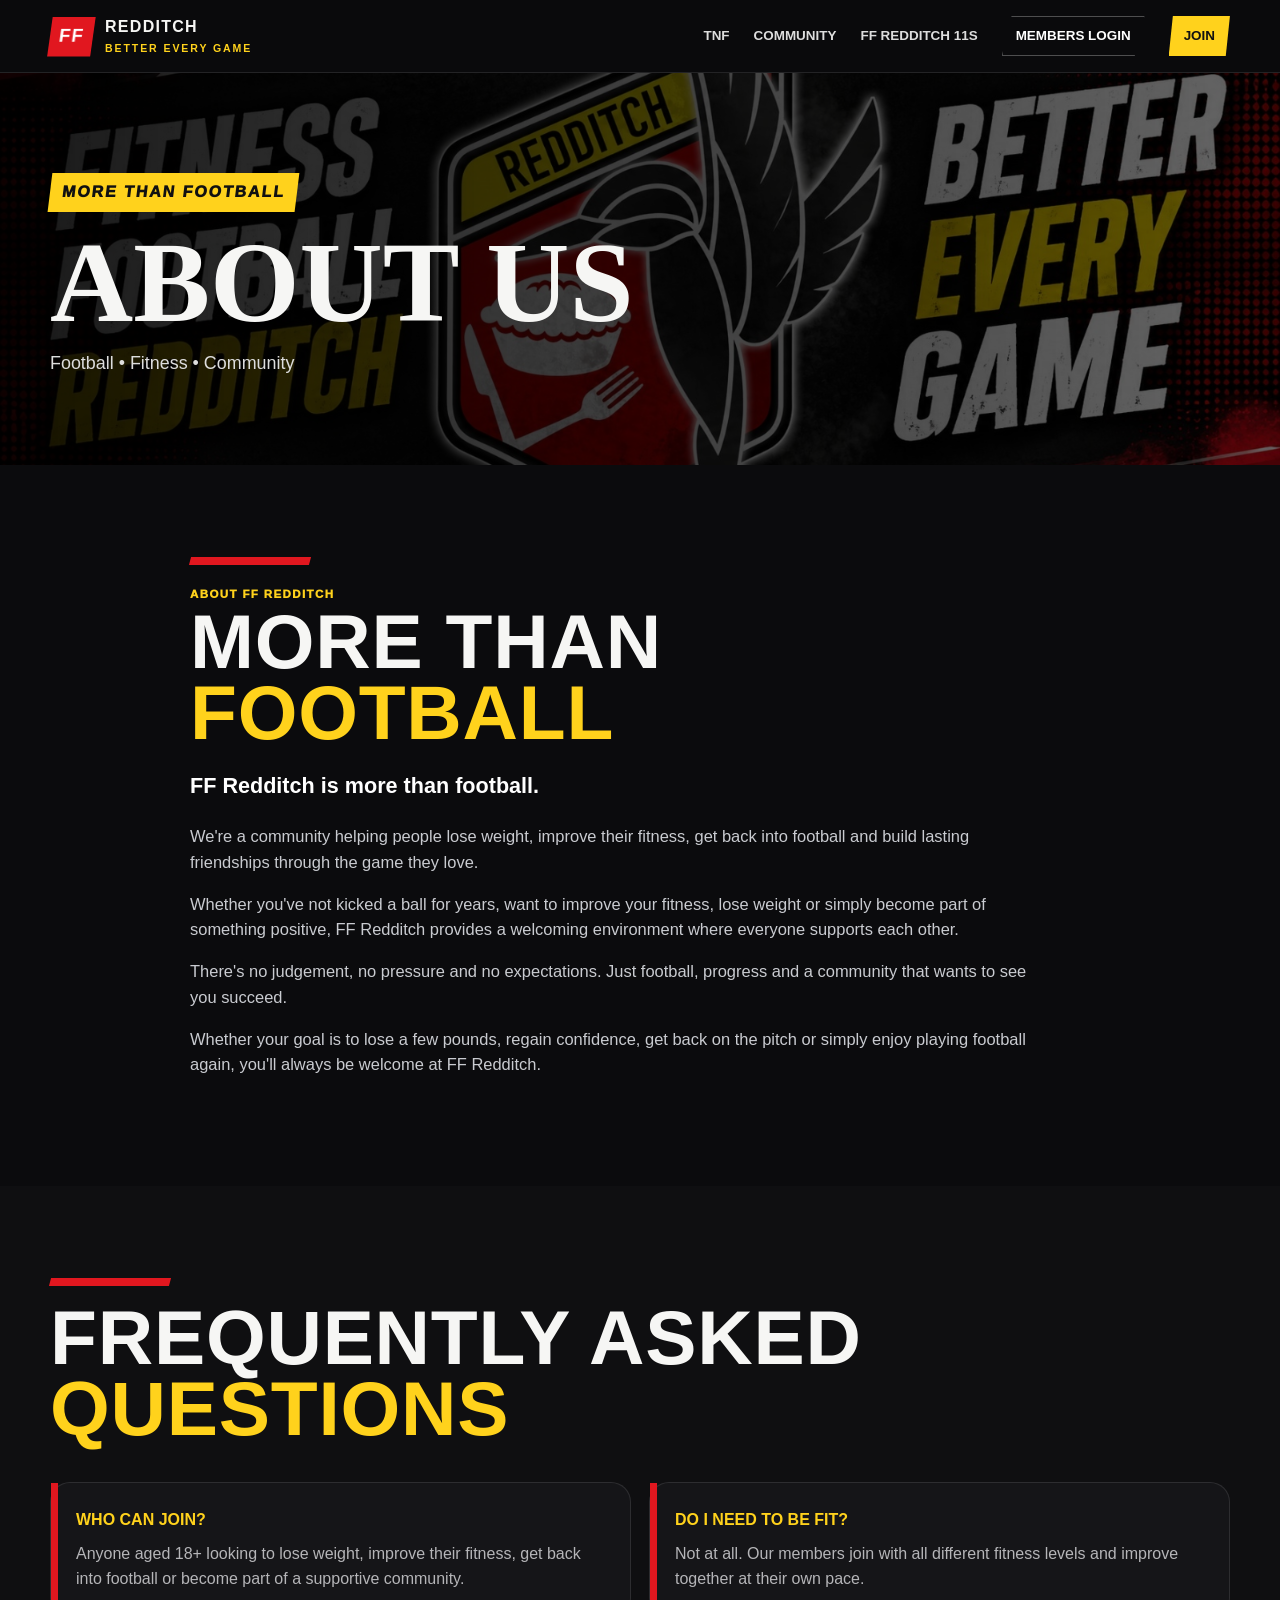
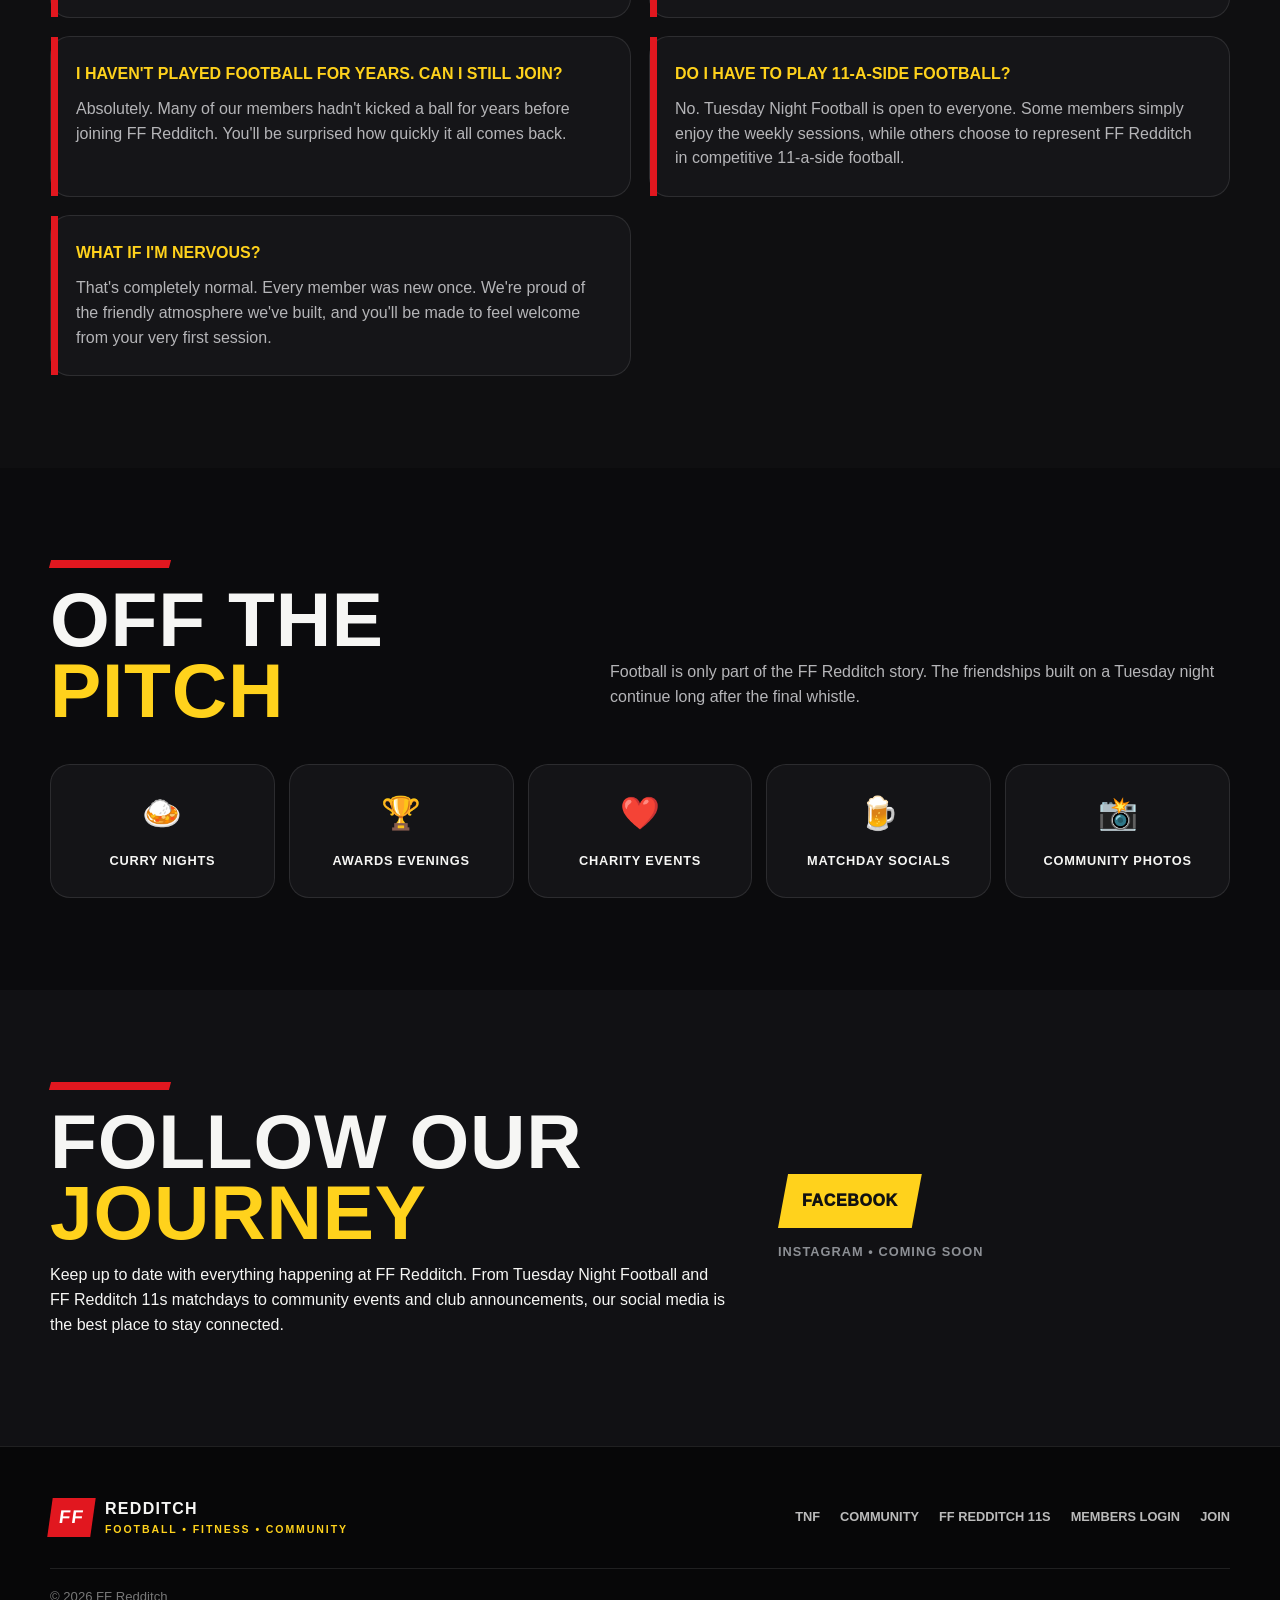
<file: community.html>
<!doctype html><html><head><meta charset="utf-8"><meta name="viewport" content="width=device-width,initial-scale=1">
<title>Community | FF Redditch</title><link rel="stylesheet" href="assets/styles.css"><link rel="icon" type="image/x-icon" href="/favicon.ico"></head><body>
<header class="site-header">
  <div class="container navbar">
    <a class="brand" href="index.html">
      <span class="brand-badge">FF</span>
      <span>REDDITCH<small>BETTER EVERY GAME</small></span>
    </a>
    <button class="menu" aria-label="Menu">☰</button>
    <nav class="nav">
      <a href="tnf.html">TNF</a>
      <a href="community.html">Community</a>
      <a href="eleven.html">FF Redditch 11s</a>
      <a class="members-link" href="https://members.ffredditch.co.uk">Members Login</a>
      <a class="join-link join-btn" href="#">Join</a>
    </nav>
  </div>
</header>

<section class="subhero"><div class="container"><span class="kicker">More Than Football</span><h1>About Us</h1><p>Football • Fitness • Community</p></div></section>

<section class="section"><div class="container about-layout">
  <div class="about-copy">
    <div class="red-rule"></div>
    <span class="card-tag">About FF Redditch</span>
    <h2 class="section-title">More Than <span class="yellow">Football</span></h2>
    <p class="about-lead"><strong>FF Redditch is more than football.</strong></p>
    <p>We're a community helping people lose weight, improve their fitness, get back into football and build lasting friendships through the game they love.</p>
    <p>Whether you've not kicked a ball for years, want to improve your fitness, lose weight or simply become part of something positive, FF Redditch provides a welcoming environment where everyone supports each other.</p>
    <p>There's no judgement, no pressure and no expectations. Just football, progress and a community that wants to see you succeed.</p>
    <p>Whether your goal is to lose a few pounds, regain confidence, get back on the pitch or simply enjoy playing football again, you'll always be welcome at FF Redditch.</p>
  </div>
</div></section>

<section class="section faq-section" style="background:#0f0f11"><div class="container">
  <div class="section-head"><div><div class="red-rule"></div><h2 class="section-title">Frequently Asked <span class="yellow">Questions</span></h2></div></div>
  <div class="faq-grid">
    <article class="faq-card"><h3>Who can join?</h3><p>Anyone aged 18+ looking to lose weight, improve their fitness, get back into football or become part of a supportive community.</p></article>
    <article class="faq-card"><h3>Do I need to be fit?</h3><p>Not at all. Our members join with all different fitness levels and improve together at their own pace.</p></article>
    <article class="faq-card"><h3>I haven't played football for years. Can I still join?</h3><p>Absolutely. Many of our members hadn't kicked a ball for years before joining FF Redditch. You'll be surprised how quickly it all comes back.</p></article>
    <article class="faq-card"><h3>Do I have to play 11-a-side football?</h3><p>No. Tuesday Night Football is open to everyone. Some members simply enjoy the weekly sessions, while others choose to represent FF Redditch in competitive 11-a-side football.</p></article>
    <article class="faq-card"><h3>What if I'm nervous?</h3><p>That's completely normal. Every member was new once. We're proud of the friendly atmosphere we've built, and you'll be made to feel welcome from your very first session.</p></article>
  </div>
</div></section>

<section class="section"><div class="container">
  <div class="section-head"><div><div class="red-rule"></div><h2 class="section-title">Off The <span class="yellow">Pitch</span></h2></div><p class="section-intro">Football is only part of the FF Redditch story. The friendships built on a Tuesday night continue long after the final whistle.</p></div>
  <div class="social-cards">
    <div class="social-card"><span>🍛</span><strong>Curry Nights</strong></div>
    <div class="social-card"><span>🏆</span><strong>Awards Evenings</strong></div>
    <div class="social-card"><span>❤️</span><strong>Charity Events</strong></div>
    <div class="social-card"><span>🍺</span><strong>Matchday Socials</strong></div>
    <div class="social-card"><span>📸</span><strong>Community Photos</strong></div>
  </div>
</div></section>

<section class="section follow-section" style="background:#111114"><div class="container quick-join-grid">
  <div>
    <div class="red-rule"></div>
    <h2 class="section-title">Follow Our <span class="yellow">Journey</span></h2>
    <p>Keep up to date with everything happening at FF Redditch. From Tuesday Night Football and FF Redditch 11s matchdays to community events and club announcements, our social media is the best place to stay connected.</p>
  </div>
  <div class="social-actions">
    <a class="btn btn-yellow" href="https://www.facebook.com/share/1Bv58pruRe/?mibextid=wwXIfr" target="_blank" rel="noopener">Facebook</a>
    <span class="coming-soon">Instagram • Coming Soon</span>
  </div>
</div></section>

<footer class="footer">
  <div class="container footer-top">
    <div class="brand"><span class="brand-badge">FF</span><span>REDDITCH<small>FOOTBALL • FITNESS • COMMUNITY</small></span></div>
    <div class="footer-links">
      <a href="tnf.html">TNF</a>
      <a href="community.html">Community</a>
      <a href="eleven.html">FF Redditch 11s</a>
      <a href="https://members.ffredditch.co.uk">Members Login</a>
      <a class="join-btn" href="#">Join</a>
    </div>
  </div>
  <div class="container copy">© 2026 FF Redditch</div>
</footer>
<script src="assets/config.js"></script><script src="assets/app.js"></script></body></html>
</file>
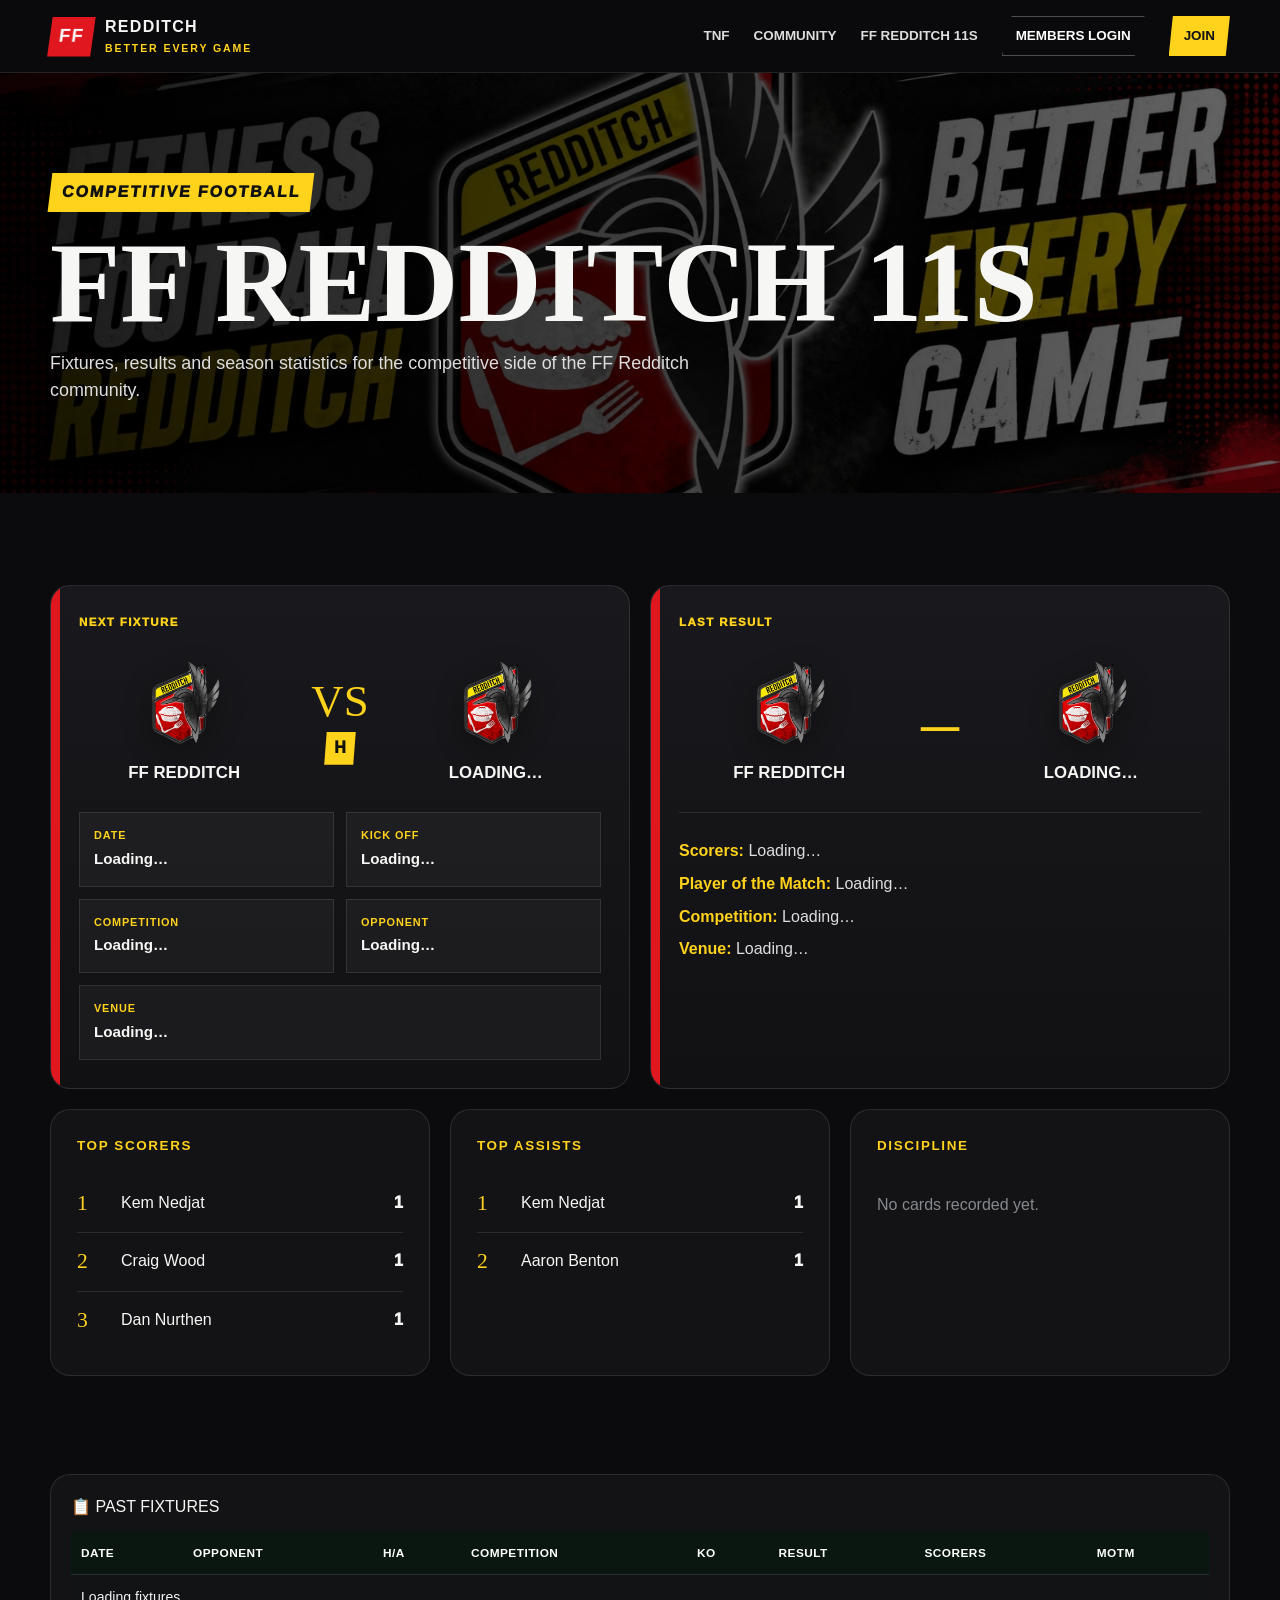
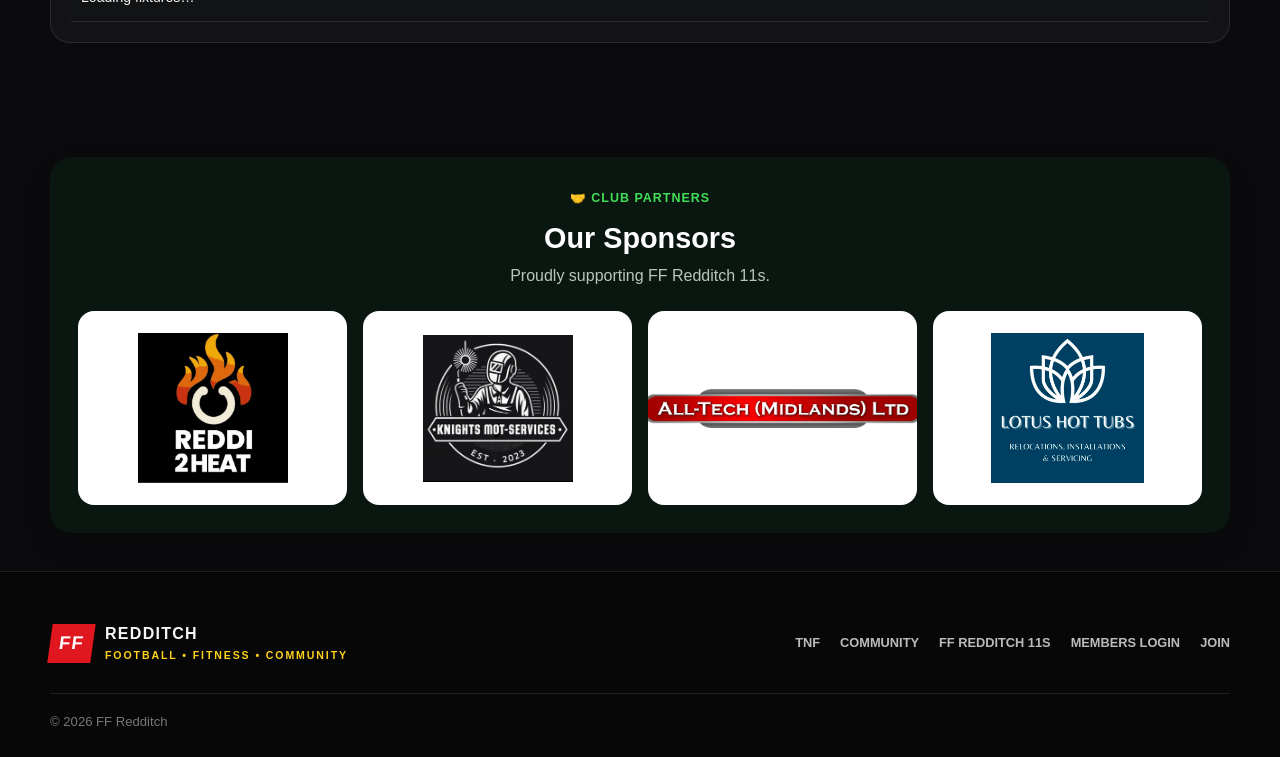
<file: eleven.html>
<!doctype html>
<html>
<head>
<meta charset="utf-8">
<meta name="viewport" content="width=device-width,initial-scale=1">

<title>FF Redditch 11s | FF Redditch</title>

<link rel="stylesheet" href="assets/styles.css">
<link rel="icon" type="image/x-icon" href="/favicon.ico">

<style>
.sponsor-card .sponsor-logo{
  display:block!important;
  width:auto!important;
  height:auto!important;
  object-fit:contain!important;
  margin:auto!important;
}

.sponsor-card .sponsor-logo-r2h{
  max-width:150px!important;
  max-height:150px!important;
}

.sponsor-card .sponsor-logo-knights{
  width:150px!important;
  height:150px!important;
  max-width:150px!important;
  max-height:150px!important;
  object-fit:contain!important;
}

.sponsor-card .sponsor-logo-alltech{
  max-width:280px!important;
  max-height:100px!important;
}

.sponsor-card .sponsor-logo-lotus{
  max-width:180px!important;
  max-height:150px!important;
}

/* ===== PAST FIXTURES TABLE ===== */

.past-fixtures-section{
  padding-top:6px;
}

.past-fixtures-panel{
  padding:20px;
}

.past-fixtures-wrap{
  overflow-x:auto;
  margin-top:12px;
}

.past-fixtures-table{
  width:100%;
  border-collapse:collapse;
  min-width:900px;
  font-size:.88rem;
}

.past-fixtures-table th,
.past-fixtures-table td{
  padding:12px 10px;
  border-bottom:1px solid #2a2d31;
  text-align:left;
  vertical-align:top;
}

.past-fixtures-table th{
  background:#0a1710;
  color:#fff;
  font-size:.74rem;
  text-transform:uppercase;
  letter-spacing:.04em;
}

.past-fixtures-table tbody tr{
  background:#111315;
  color:#fff;
}

.past-fixtures-table tbody tr:nth-child(even){
  background:#171a1d;
}

.past-fixtures-table tbody td{
  color:#f2f2f2;
}

.past-fixtures-table .result-win{
  font-weight:900;
  color:#147a2c;
}

.past-fixtures-table .result-draw{
  font-weight:900;
  color:#9a6b00;
}

.past-fixtures-table .result-loss{
  font-weight:900;
  color:#b42318;
}

/* ===== SPONSORS ===== */

.sponsors-section{
  padding:22px 0 38px;
}

.sponsors-panel{
  background:#0a1710;
  border-radius:22px;
  padding:28px;
  box-shadow:0 12px 32px rgba(0,0,0,.12);
}

.sponsors-heading{
  text-align:center;
  margin-bottom:22px;
}

.sponsors-heading span{
  color:#42df58;
  font-weight:900;
  font-size:.78rem;
  letter-spacing:.08em;
}

.sponsors-heading h2{
  color:#fff;
  margin:6px 0 4px;
  font-size:1.8rem;
}

.sponsors-heading p{
  color:#b9c6bd;
  margin:0;
}

.sponsors-grid{
  display:grid;
  grid-template-columns:repeat(4,minmax(0,1fr));
  gap:16px;
  align-items:stretch;
}

.sponsor-card{
  min-height:180px;
  background:#fff;
  border-radius:16px;
  display:flex;
  align-items:center;
  justify-content:center;
  padding:22px;
  overflow:hidden;
}

.sponsor-card img{
  display:block;
  max-width:100%;
  max-height:150px;
  width:auto;
  height:auto;
  object-fit:contain;
}

/* ===== MOBILE ===== */

@media(max-width:760px){

  .past-fixtures-panel{
    padding:14px;
  }

  .past-fixtures-table{
    font-size:.8rem;
  }

  .past-fixtures-table th,
  .past-fixtures-table td{
    padding:10px 8px;
  }

  .sponsors-panel{
    padding:20px 14px;
  }

  /* FOUR SPONSORS AS 2 x 2 ON MOBILE */
  .sponsors-grid{
    grid-template-columns:repeat(2,minmax(0,1fr));
    gap:12px;
  }

  .sponsor-card{
    min-height:140px;
    padding:14px;
  }

  .sponsor-card img,
  .sponsor-card .sponsor-logo{
    display:block!important;
    width:auto!important;
    height:auto!important;
    max-width:100%!important;
    max-height:110px!important;
    object-fit:contain!important;
    margin:auto!important;
  }

  .sponsor-card .sponsor-logo-r2h{
    max-width:105px!important;
    max-height:105px!important;
  }

  .sponsor-card .sponsor-logo-knights{
    width:105px!important;
    height:105px!important;
    max-width:105px!important;
    max-height:105px!important;
  }

  .sponsor-card .sponsor-logo-alltech{
    max-width:100%!important;
    max-height:75px!important;
  }

  .sponsor-card .sponsor-logo-lotus{
    max-width:105px!important;
    max-height:105px!important;
  }
}
</style>

</head>

<body data-page="eleven">

<header class="site-header">

  <div class="container navbar">

    <a class="brand" href="index.html">
      <span class="brand-badge">FF</span>
      <span>
        REDDITCH
        <small>BETTER EVERY GAME</small>
      </span>
    </a>

    <button class="menu" aria-label="Menu">☰</button>

    <nav class="nav">
      <a href="tnf.html">TNF</a>
      <a href="community.html">Community</a>
      <a href="eleven.html">FF Redditch 11s</a>
      <a class="members-link" href="https://members.ffredditch.co.uk">
        Members Login
      </a>
      <a class="join-link join-btn" href="#">
        Join
      </a>
    </nav>

  </div>

</header>


<section class="subhero">

  <div class="container">

    <span class="kicker">
      Competitive Football
    </span>

    <h1>
      FF Redditch 11s
    </h1>

    <p>
      Fixtures, results and season statistics for the competitive side of the FF Redditch community.
    </p>

  </div>

</section>


<section class="section">

  <div class="container">

    <div class="match-centre-grid">


      <!-- NEXT FIXTURE -->

      <div class="match-feature-card">

        <div class="card-tag">
          Next Fixture
        </div>

        <div class="club-v-club">

          <div class="club-side">

            <img
              class="club-badge home-club-badge"
              src="assets/badges/ffredditch.png"
              alt="FF Redditch badge"
            >

            <strong>
              FF Redditch
            </strong>

          </div>


          <div class="fixture-centre">

            <span class="versus-big">
              VS
            </span>

            <span
              id="nextHomeAway"
              class="fixture-pill"
            >
              H
            </span>

          </div>


          <div class="club-side">

            <img
              id="nextOpponentBadge"
              class="club-badge"
              src="assets/badges/ffredditch.png"
              alt="Opponent badge"
            >

            <strong id="nextOpponent">
              Loading…
            </strong>

          </div>

        </div>


        <div class="fixture-detail-grid">

          <div>
            <span>Date</span>
            <strong id="nextDate">
              Loading…
            </strong>
          </div>

          <div>
            <span>Kick Off</span>
            <strong id="nextKO">
              Loading…
            </strong>
          </div>

          <div>
            <span>Competition</span>
            <strong id="nextCompetition">
              Loading…
            </strong>
          </div>

          <div>
            <span>Opponent</span>
            <strong id="nextOpponentDetail">
              Loading…
            </strong>
          </div>

          <div style="grid-column:1/-1">
            <span>Venue</span>
            <strong id="nextVenue">
              Loading…
            </strong>
          </div>

        </div>

      </div>


      <!-- LAST RESULT -->

      <div class="match-feature-card">

        <div class="card-tag">
          Last Result
        </div>

        <div class="club-v-club result-layout">

          <div class="club-side">

            <img
              class="club-badge home-club-badge"
              src="assets/badges/ffredditch.png"
              alt="FF Redditch badge"
            >

            <strong>
              FF Redditch
            </strong>

          </div>


          <div class="fixture-centre">

            <span
              id="lastScore"
              class="score-big"
            >
              –
            </span>

          </div>


          <div class="club-side">

            <img
              id="lastOpponentBadge"
              class="club-badge"
              src="assets/badges/ffredditch.png"
              alt="Opponent badge"
            >

            <strong id="lastOpponent">
              Loading…
            </strong>

          </div>

        </div>


        <div class="result-details">

          <p>
            <strong>Scorers:</strong>
            <span id="lastScorers">
              Loading…
            </span>
          </p>

          <p>
            <strong>Player of the Match:</strong>
            <span id="lastMotm">
              Loading…
            </span>
          </p>

          <p>
            <strong>Competition:</strong>
            <span id="lastCompetition">
              Loading…
            </span>
          </p>

          <p>
            <strong>Venue:</strong>
            <span id="lastVenue">
              Loading…
            </span>
          </p>

        </div>

      </div>

    </div>


    <!-- STATS -->

    <div class="stats-three-grid">

      <div class="panel">

        <h3>
          Top Scorers
        </h3>

        <ol
          class="simple-list"
          id="scorers"
        ></ol>

      </div>


      <div class="panel">

        <h3>
          Top Assists
        </h3>

        <ol
          class="simple-list"
          id="assists"
        ></ol>

      </div>


      <div class="panel">

        <h3>
          Discipline
        </h3>

        <div
          class="discipline-table"
          id="discipline"
        ></div>

      </div>

    </div>

  </div>

</section>


<!-- PAST FIXTURES -->

<section class="section past-fixtures-section">

  <div class="container">

    <div class="panel past-fixtures-panel">

      <div class="panel-title">
        📋 PAST FIXTURES
      </div>

      <div class="past-fixtures-wrap">

        <table class="past-fixtures-table">

          <thead>

            <tr>

              <th>Date</th>

              <th>Opponent</th>

              <th>H/A</th>

              <th>Competition</th>

              <th>KO</th>

              <th>Result</th>

              <th>Scorers</th>

              <th>MOTM</th>

            </tr>

          </thead>


          <tbody id="pastFixturesBody">

            <tr>

              <td colspan="8">
                Loading fixtures…
              </td>

            </tr>

          </tbody>

        </table>

      </div>

    </div>

  </div>

</section>


<!-- SPONSORS -->

<section
  class="section sponsors-section"
  id="sponsors"
>

  <div class="container">

    <div class="sponsors-panel">

      <div class="sponsors-heading">

        <span>
          🤝 CLUB PARTNERS
        </span>

        <h2>
          Our Sponsors
        </h2>

        <p>
          Proudly supporting FF Redditch 11s.
        </p>

      </div>


      <div class="sponsors-grid">


        <!-- REDDI 2 HEAT -->

        <div class="sponsor-card">

          <img
            class="sponsor-logo sponsor-logo-r2h"
            src="assets/reddi2heat.png"
            alt="Reddi 2 Heat"
          >

        </div>


        <!-- KNIGHTS -->

        <div class="sponsor-card">

          <img
            class="sponsor-logo sponsor-logo-knights"
            src="assets/knights.jpg"
            alt="Knights MOT & Services"
          >

        </div>


        <!-- ALL TECH -->

        <div class="sponsor-card">

          <img
            class="sponsor-logo sponsor-logo-alltech"
            src="assets/all-tech-midlands.png"
            alt="All-Tech (Midlands) Ltd"
          >

        </div>


        <!-- LOTUS HOT TUBS -->

        <div class="sponsor-card">

          <img
            class="sponsor-logo sponsor-logo-lotus"
            src="assets/lotus-hot-tubs.jpg"
            alt="Lotus Hot Tubs"
          >

        </div>


      </div>

    </div>

  </div>

</section>


<footer class="footer">

  <div class="container footer-top">

    <div class="brand">

      <span class="brand-badge">
        FF
      </span>

      <span>

        REDDITCH

        <small>
          FOOTBALL • FITNESS • COMMUNITY
        </small>

      </span>

    </div>


    <div class="footer-links">

      <a href="tnf.html">
        TNF
      </a>

      <a href="community.html">
        Community
      </a>

      <a href="eleven.html">
        FF Redditch 11s
      </a>

      <a href="https://members.ffredditch.co.uk">
        Members Login
      </a>

      <a
        class="join-btn"
        href="#"
      >
        Join
      </a>

    </div>

  </div>


  <div class="container copy">
    © 2026 FF Redditch
  </div>

</footer>


<script src="assets/config.js"></script>

<script src="assets/app-eleven-v2.js?v=20260817-live-sheets-4"></script>


</body>
</html>
</file>
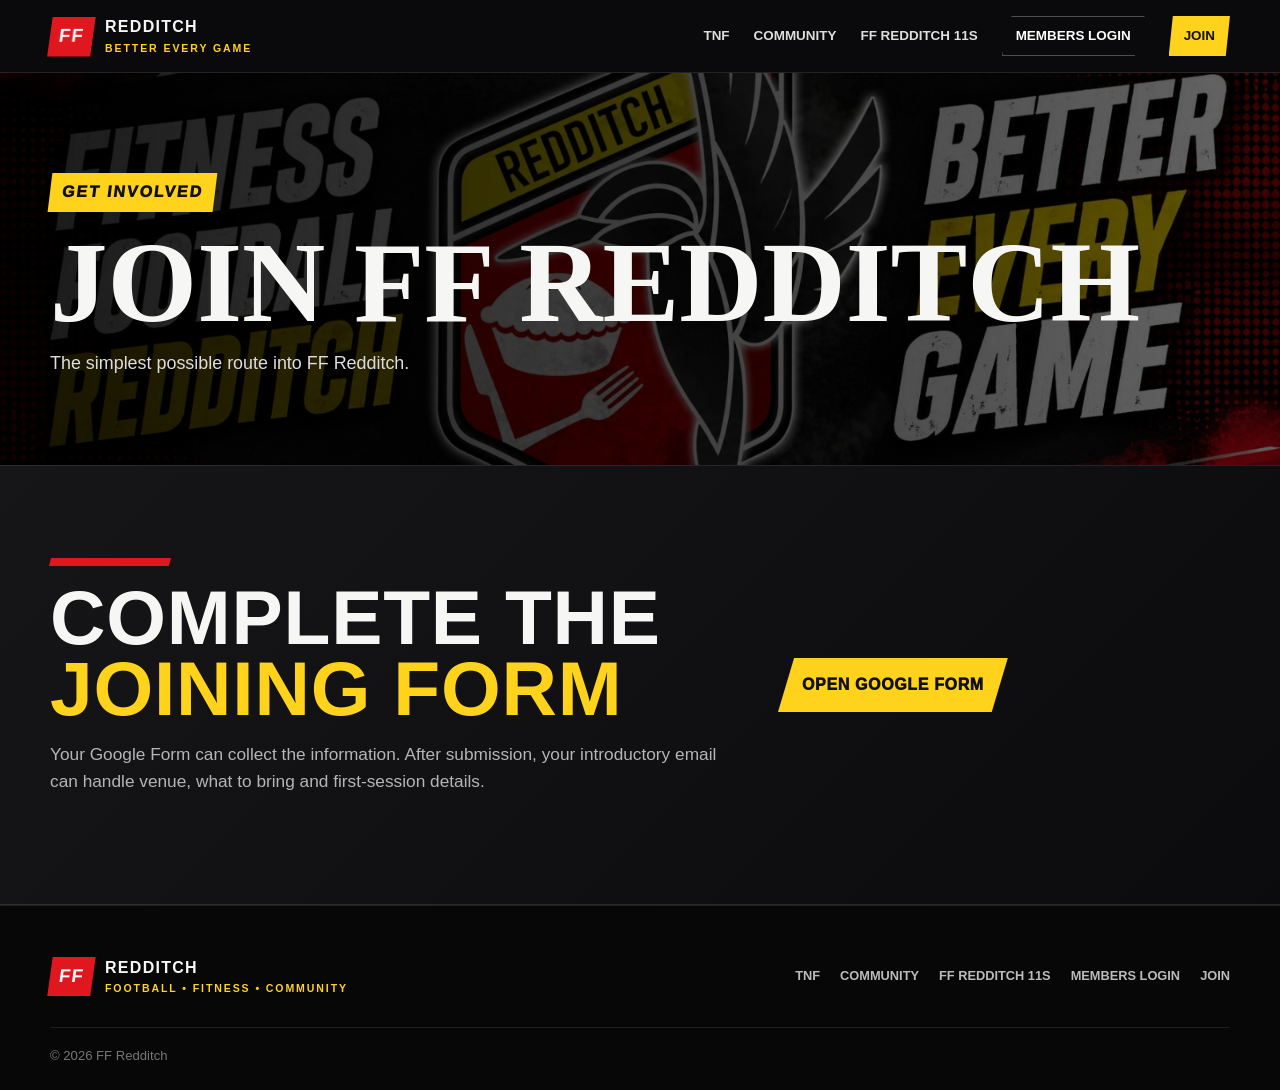
<file: join.html>
<!doctype html><html><head><meta charset="utf-8"><meta name="viewport" content="width=device-width,initial-scale=1">
<title>Join FF Redditch | FF Redditch</title><link rel="stylesheet" href="assets/styles.css"></head><body>
<header class="site-header">
  <div class="container navbar">
    <a class="brand" href="index.html">
      <span class="brand-badge">FF</span>
      <span>REDDITCH<small>BETTER EVERY GAME</small></span>
    </a>
    <button class="menu" aria-label="Menu">☰</button>
    <nav class="nav">
      <a href="tnf.html">TNF</a>
      <a href="community.html">Community</a>
      <a href="eleven.html">FF Redditch 11s</a>
      <a class="members-link" href="https://members.ffredditch.co.uk">Members Login</a>
      <a class="join-link join-btn" href="https://docs.google.com/forms/d/e/1FAIpQLSekz3ITHLuXPKM1x9CCAdIEgTfCZBq0VvCmdJqfejLXWi_oLQ/viewform?usp=publish-editor">Join</a>
    </nav>
  </div>
</header>

<section class="subhero"><div class="container"><span class="kicker">Get Involved</span><h1>Join FF Redditch</h1><p>The simplest possible route into FF Redditch.</p></div></section>
<section class="section quick-join"><div class="container quick-join-grid">
<div><div class="red-rule"></div><h2 class="section-title">Complete the <span class="yellow">joining form</span></h2><p>Your Google Form can collect the information. After submission, your introductory email can handle venue, what to bring and first-session details.</p></div>
<div><a class="btn btn-yellow join-btn" href="https://docs.google.com/forms/d/e/1FAIpQLSekz3ITHLuXPKM1x9CCAdIEgTfCZBq0VvCmdJqfejLXWi_oLQ/viewform?usp=publish-editor">Open Google Form</a></div>
</div></section>
<footer class="footer">
  <div class="container footer-top">
    <div class="brand"><span class="brand-badge">FF</span><span>REDDITCH<small>FOOTBALL • FITNESS • COMMUNITY</small></span></div>
    <div class="footer-links">
      <a href="tnf.html">TNF</a>
      <a href="community.html">Community</a>
      <a href="eleven.html">FF Redditch 11s</a>
      <a href="https://members.ffredditch.co.uk">Members Login</a>
      <a class="join-btn" href="https://docs.google.com/forms/d/e/1FAIpQLSekz3ITHLuXPKM1x9CCAdIEgTfCZBq0VvCmdJqfejLXWi_oLQ/viewform?usp=publish-editor">Join</a>
    </div>
  </div>
  <div class="container copy">© 2026 FF Redditch</div>
</footer>
<script src="assets/config.js"></script><script src="assets/app.js"></script></body></html>
</file>
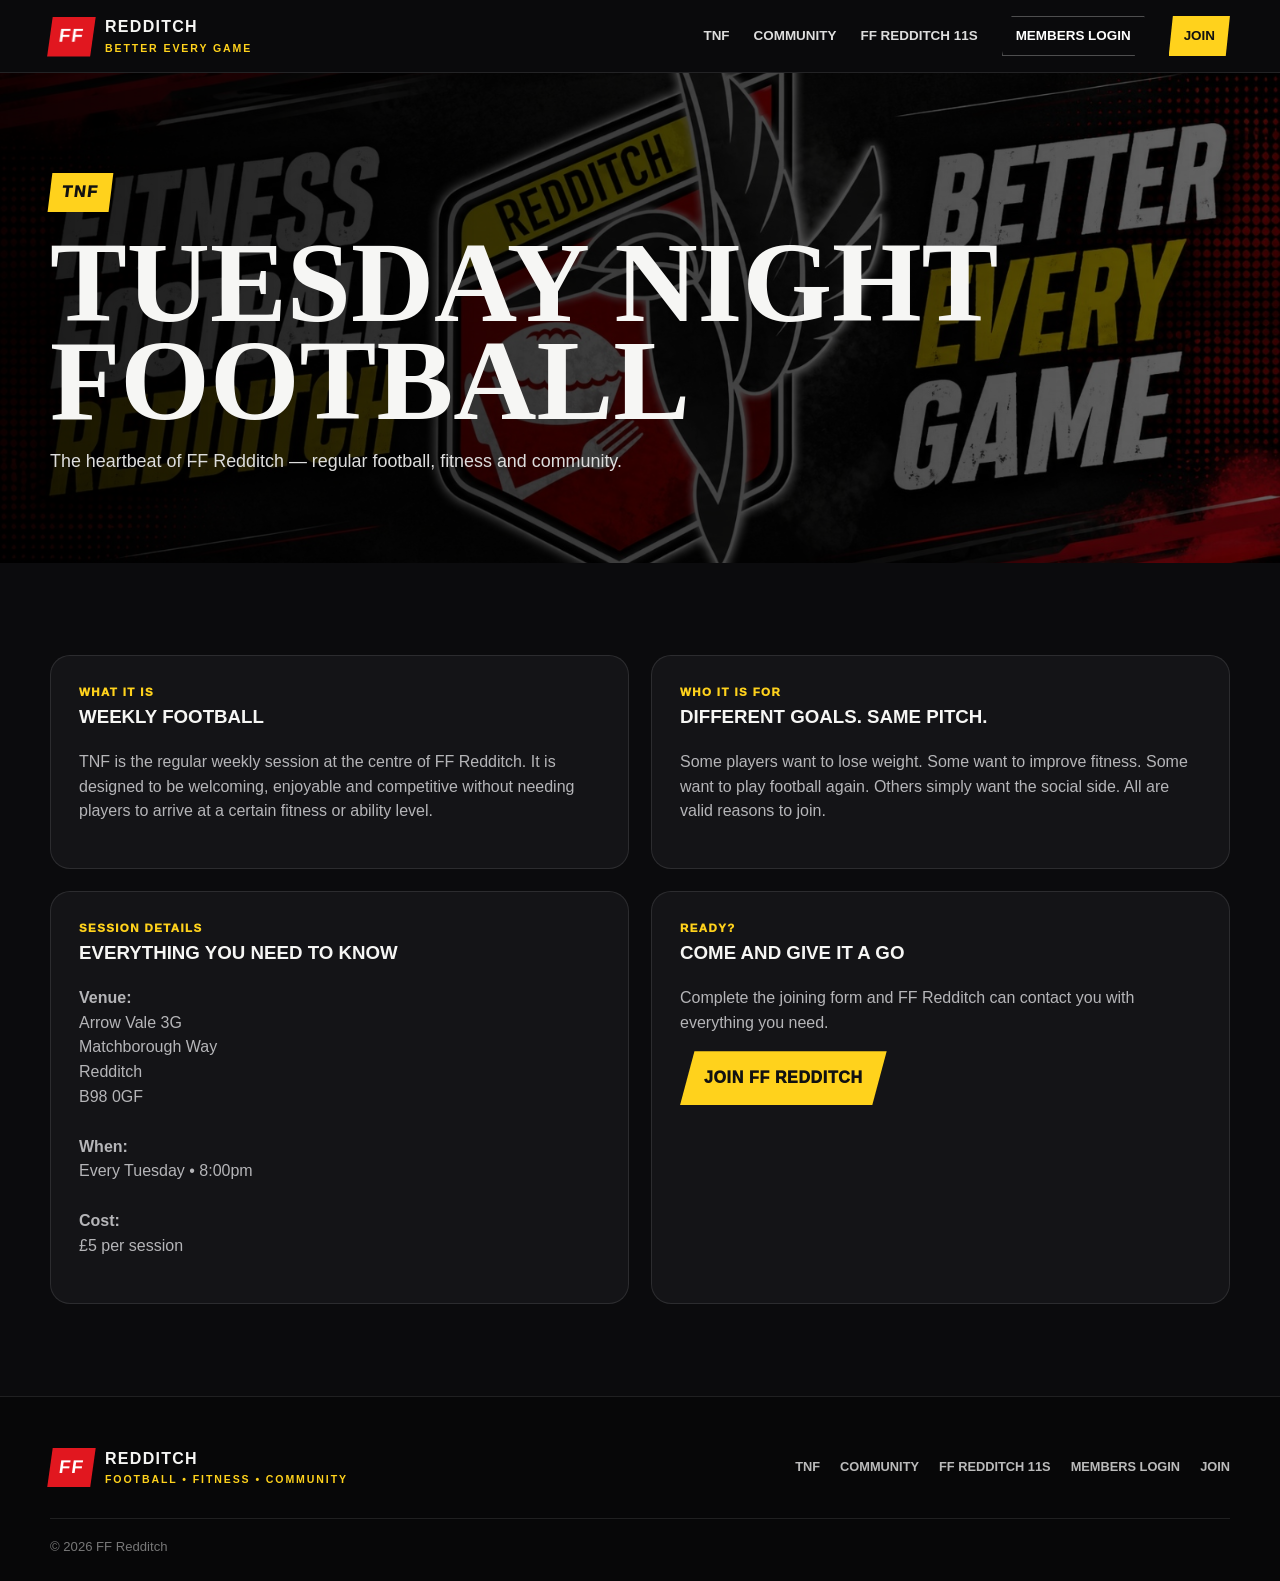
<file: tnf.html>
<!doctype html><html><head><meta charset="utf-8"><meta name="viewport" content="width=device-width,initial-scale=1">
<title>Tuesday Night Football | FF Redditch</title><link rel="stylesheet" href="assets/styles.css"><link rel="icon" type="image/x-icon" href="/favicon.ico"></head><body>
<header class="site-header">
  <div class="container navbar">
    <a class="brand" href="index.html">
      <span class="brand-badge">FF</span>
      <span>REDDITCH<small>BETTER EVERY GAME</small></span>
    </a>
    <button class="menu" aria-label="Menu">☰</button>
    <nav class="nav">
      <a href="tnf.html">TNF</a>
      <a href="community.html">Community</a>
      <a href="eleven.html">FF Redditch 11s</a>
      <a class="members-link" href="https://members.ffredditch.co.uk">Members Login</a>
      <a class="join-link join-btn" href="#">Join</a>
    </nav>
  </div>
</header>

<section class="subhero"><div class="container"><span class="kicker">TNF</span><h1>Tuesday Night Football</h1><p>The heartbeat of FF Redditch — regular football, fitness and community.</p></div></section>
<section class="section"><div class="container content-grid">
<div class="info-block"><div class="card-tag">What it is</div><h3>Weekly football</h3><p>TNF is the regular weekly session at the centre of FF Redditch. It is designed to be welcoming, enjoyable and competitive without needing players to arrive at a certain fitness or ability level.</p></div>
<div class="info-block"><div class="card-tag">Who it is for</div><h3>Different goals. Same pitch.</h3><p>Some players want to lose weight. Some want to improve fitness. Some want to play football again. Others simply want the social side. All are valid reasons to join.</p></div>
<div class="info-block"><div class="card-tag">Session details</div><h3>Everything You Need To Know</h3><p><strong>Venue:</strong><br>Arrow Vale 3G<br>Matchborough Way<br>Redditch<br>B98 0GF<br><br><strong>When:</strong><br>Every Tuesday • 8:00pm<br><br><strong>Cost:</strong><br>£5 per session</p></div>
<div class="info-block"><div class="card-tag">Ready?</div><h3>Come and give it a go</h3><p>Complete the joining form and FF Redditch can contact you with everything you need.</p><a class="btn btn-yellow join-btn" href="#">Join FF Redditch</a></div>
</div></section>
<footer class="footer">
  <div class="container footer-top">
    <div class="brand"><span class="brand-badge">FF</span><span>REDDITCH<small>FOOTBALL • FITNESS • COMMUNITY</small></span></div>
    <div class="footer-links">
      <a href="tnf.html">TNF</a>
      <a href="community.html">Community</a>
      <a href="eleven.html">FF Redditch 11s</a>
      <a href="https://members.ffredditch.co.uk">Members Login</a>
      <a class="join-btn" href="#">Join</a>
    </div>
  </div>
  <div class="container copy">© 2026 FF Redditch</div>
</footer>
<script src="assets/config.js"></script><script src="assets/app.js"></script></body></html>
</file>
<file: assets/styles.css>
:root{
  --black:#0b0b0d;
  --panel:#151518;
  --panel2:#1c1c20;
  --red:#e1171f;
  --red2:#a90e14;
  --yellow:#ffd21c;
  --white:#f6f6f4;
  --muted:#b5b5b8;
  --line:rgba(255,255,255,.10);
  --radius:20px;
}
*{box-sizing:border-box}
html{scroll-behavior:smooth}
body{margin:0;font-family:Arial,Helvetica,sans-serif;background:var(--black);color:var(--white);line-height:1.55}
a{color:inherit;text-decoration:none}
img{max-width:100%;display:block}
.container{width:min(1180px,calc(100% - 34px));margin:0 auto}
.site-header{position:sticky;top:0;z-index:50;background:rgba(11,11,13,.96);backdrop-filter:blur(10px);border-bottom:1px solid var(--line)}
.navbar{height:72px;display:flex;align-items:center;justify-content:space-between;gap:20px}
.brand{display:flex;align-items:center;gap:12px;font-weight:900;letter-spacing:.08em}
.brand-badge{background:var(--red);color:#fff;padding:5px 9px;transform:skew(-8deg);font-size:1.15rem}
.brand small{display:block;color:var(--yellow);font-size:.66rem;letter-spacing:.18em}
.nav{display:flex;align-items:center;gap:24px;font-weight:800;text-transform:uppercase;font-size:.84rem}
.nav a{color:#ddd}
.nav a:hover{color:#fff}
.join-link{background:var(--yellow);color:#111!important;padding:10px 15px;clip-path:polygon(7% 0,100% 0,93% 100%,0 100%)}
.menu{display:none;background:none;border:0;color:#fff;font-size:1.5rem}

.hero{min-height:760px;position:relative;display:grid;place-items:center;overflow:hidden;background:#0d0d0f}
.hero::before{
  content:"";position:absolute;inset:0;
  background:
   linear-gradient(90deg,rgba(0,0,0,.93) 0%,rgba(0,0,0,.76) 42%,rgba(0,0,0,.35) 72%,rgba(0,0,0,.75) 100%),
   url("ff-redditch-branding.jpeg") center/cover no-repeat;
  filter:saturate(.9) contrast(1.05);
}
.hero::after{content:"";position:absolute;left:0;right:0;bottom:-1px;height:80px;background:linear-gradient(165deg,transparent 49%,var(--black) 50%)}
.hero-inner{position:relative;z-index:2;padding:110px 0 140px}
.kicker{display:inline-block;background:var(--yellow);color:#111;font-weight:1000;text-transform:uppercase;letter-spacing:.12em;padding:7px 12px;transform:skew(-7deg);margin-bottom:22px}
.hero h1,.title,.stat-big,.player-name,.section-title{font-family:Impact,Haettenschweiler,"Arial Narrow Bold",sans-serif;text-transform:uppercase;letter-spacing:.01em}
.hero h1{font-size:clamp(4.5rem,11vw,9.5rem);line-height:.82;margin:0;max-width:860px;text-shadow:0 5px 20px rgba(0,0,0,.35)}
.hero h1 .yellow{color:var(--yellow)}
.hero-copy{max-width:710px;font-size:1.18rem;color:#ddd;margin:28px 0 30px}
.cta-row{display:flex;gap:14px;flex-wrap:wrap}
.btn{display:inline-flex;align-items:center;justify-content:center;min-height:54px;padding:0 24px;font-weight:1000;text-transform:uppercase;border:0;cursor:pointer;letter-spacing:.04em;clip-path:polygon(7% 0,100% 0,93% 100%,0 100%)}
.btn-yellow{background:var(--yellow);color:#111}
.btn-red{background:var(--red);color:#fff}
.btn-dark{background:#222;color:#fff;border:1px solid #444}
.section{padding:92px 0}
.section-head{display:flex;justify-content:space-between;gap:30px;align-items:end;margin-bottom:38px}
.section-title{font-size:clamp(3rem,6vw,5.8rem);line-height:.92;margin:0}
.section-title .yellow{color:var(--yellow)}
.section-intro{max-width:620px;color:var(--muted)}
.red-rule{height:8px;width:120px;background:var(--red);transform:skew(-15deg);margin-bottom:16px}

.stats-strip{background:var(--red);padding:26px 0}
.stats-grid{display:grid;grid-template-columns:repeat(4,1fr);gap:1px;background:rgba(255,255,255,.18)}
.stat-box{background:var(--red);padding:24px 18px;text-align:center}
.stat-big{display:block;font-size:3.5rem;line-height:1;color:#fff}
.stat-label{font-weight:900;text-transform:uppercase;color:#fff;font-size:.78rem;letter-spacing:.08em}

.quick-join{background:linear-gradient(135deg,#161619,#0b0b0d);border-top:1px solid var(--line);border-bottom:1px solid var(--line)}
.quick-join-grid{display:grid;grid-template-columns:1.2fr .8fr;gap:50px;align-items:center}
.quick-join h2{font-size:clamp(3rem,6vw,6rem);margin:0}
.quick-join p{color:var(--muted);font-size:1.08rem}

.cards{display:grid;grid-template-columns:repeat(3,1fr);gap:20px}
.card{background:linear-gradient(180deg,#19191d,#111114);border:1px solid var(--line);border-radius:var(--radius);padding:28px;position:relative;overflow:hidden}
.card::before{content:"";position:absolute;left:0;top:0;width:9px;height:100%;background:var(--red)}
.card h3{font-size:1.55rem;margin:6px 0 10px;text-transform:uppercase}
.card p{color:var(--muted);margin:0}
.card-tag{color:var(--yellow);font-weight:1000;text-transform:uppercase;font-size:.72rem;letter-spacing:.12em}

.leaderboard-wrap{background:#111114;border:1px solid var(--line);border-radius:var(--radius);overflow:hidden}
.tabs{display:flex;gap:10px;padding:18px;border-bottom:1px solid var(--line);flex-wrap:wrap}
.tab{background:#222;border:1px solid #333;color:#ddd;padding:9px 14px;font-weight:900;text-transform:uppercase;cursor:pointer;clip-path:polygon(7% 0,100% 0,93% 100%,0 100%)}
.tab.active{background:var(--yellow);color:#111;border-color:var(--yellow)}
.leader-row{display:grid;grid-template-columns:72px 1fr 150px 130px;gap:16px;padding:17px 20px;border-bottom:1px solid var(--line);align-items:center}
.leader-row:last-child{border:0}
.leader-row.head{background:#19191d;color:#aaa;text-transform:uppercase;font-weight:900;font-size:.72rem;letter-spacing:.08em}
.rank{font-family:Impact;font-size:1.8rem;color:var(--yellow)}
.value{font-weight:1000;text-align:right}
.sessions{color:#aaa;text-align:right}

.spotlight{display:grid;grid-template-columns:1fr 1fr;min-height:450px;background:linear-gradient(135deg,#17171a,#0d0d0f);border:1px solid var(--line);border-radius:var(--radius);overflow:hidden}
.spotlight-media{background:
  linear-gradient(145deg,rgba(225,23,31,.85),rgba(10,10,12,.55)),
  url("ff-redditch-branding.jpeg") center/cover;
  min-height:360px;display:flex;align-items:flex-end;padding:32px}
.spotlight-number{font-family:Impact;font-size:8rem;line-height:.8;color:rgba(255,255,255,.18)}
.spotlight-copy{padding:42px;display:flex;flex-direction:column;justify-content:center}
.player-name{font-size:4rem;line-height:.9;margin:0}
.progress-number{font-family:Impact;font-size:4.4rem;color:var(--yellow);line-height:1;margin:20px 0 8px}
.spotlight-copy p{color:var(--muted)}

.tnf-panel{background:linear-gradient(135deg,var(--red2),var(--red));border-radius:var(--radius);padding:38px;display:grid;grid-template-columns:1.1fr .9fr;gap:40px;align-items:center}
.tnf-panel h3{font-family:Impact;text-transform:uppercase;font-size:4rem;line-height:.9;margin:0 0 16px}
.tnf-panel p{color:#ffecec}
.tnf-info{display:grid;grid-template-columns:repeat(2,1fr);gap:14px}
.tnf-info div{background:rgba(0,0,0,.18);padding:18px;border:1px solid rgba(255,255,255,.15)}
.tnf-info strong{display:block;text-transform:uppercase;color:var(--yellow);font-size:.8rem;letter-spacing:.1em}

.eleven-grid{display:grid;grid-template-columns:1.1fr .9fr .9fr;gap:20px}
.panel{background:#131316;border:1px solid var(--line);border-radius:var(--radius);padding:26px}
.panel h3{margin:0 0 18px;text-transform:uppercase;color:var(--yellow);font-size:.84rem;letter-spacing:.12em}
.fixture{display:grid;grid-template-columns:1fr auto 1fr;align-items:center;gap:14px;margin:30px 0}
.club{font-family:Impact;text-transform:uppercase;font-size:2rem;line-height:1}
.club.right{text-align:right;color:#aaa}
.vs{width:50px;height:50px;border-radius:50%;display:grid;place-items:center;background:var(--red);font-weight:1000}
.simple-list{list-style:none;margin:0;padding:0}
.simple-list li{display:grid;grid-template-columns:34px 1fr 50px;gap:10px;padding:12px 0;border-bottom:1px solid var(--line);align-items:center}
.simple-list li:last-child{border:0}
.simple-list .pos{color:var(--yellow);font-family:Impact;font-size:1.35rem}
.simple-list .num{text-align:right;font-weight:1000}

.subhero{padding:100px 0 70px;background:
 linear-gradient(90deg,rgba(0,0,0,.9),rgba(0,0,0,.6)),
 url("ff-redditch-branding.jpeg") center/cover}
.subhero h1{font-family:Impact;text-transform:uppercase;font-size:clamp(4rem,9vw,8rem);line-height:.85;margin:0}
.subhero p{max-width:700px;color:#ddd;font-size:1.12rem}
.content-grid{display:grid;grid-template-columns:1fr 1fr;gap:22px}
.info-block{background:#141417;border:1px solid var(--line);border-radius:var(--radius);padding:28px}
.info-block h3{text-transform:uppercase;margin-top:0}
.info-block p{color:var(--muted)}
.footer{padding:50px 0 24px;border-top:1px solid var(--line);background:#070708}
.footer-top{display:flex;justify-content:space-between;gap:30px;align-items:center}
.footer-links{display:flex;gap:20px;flex-wrap:wrap;color:#bbb;font-weight:800;text-transform:uppercase;font-size:.8rem}
.copy{margin-top:30px;padding-top:18px;border-top:1px solid var(--line);color:#777;font-size:.82rem}

@media(max-width:900px){
  .menu{display:block}
  .nav{display:none;position:absolute;top:72px;left:0;right:0;background:#0b0b0d;padding:20px;flex-direction:column;align-items:stretch}
  .nav.open{display:flex}
  .quick-join-grid,.spotlight,.tnf-panel,.content-grid{grid-template-columns:1fr}
  .cards,.eleven-grid{grid-template-columns:1fr}
  .stats-grid{grid-template-columns:repeat(2,1fr)}
  .section-head{display:block}
  .section-intro{margin-top:18px}
  .leader-row{grid-template-columns:54px 1fr 110px}
  .leader-row .sessions{display:none}
}
@media(max-width:560px){
  .container{width:min(100% - 24px,1180px)}
  .hero{min-height:690px}
  .hero-inner{padding:90px 0 130px}
  .hero h1{font-size:clamp(4rem,20vw,6rem)}
  .stats-grid{grid-template-columns:1fr 1fr}
  .stat-big{font-size:2.7rem}
  .section{padding:70px 0}
  .player-name{font-size:3rem}
  .progress-number{font-size:3.3rem}
  .spotlight-copy{padding:28px}
  .tnf-panel{padding:26px}
  .tnf-panel h3{font-size:3rem}
  .tnf-info{grid-template-columns:1fr}
  .fixture{grid-template-columns:1fr;text-align:center}
  .club.right{text-align:center}
  .vs{margin:auto}
  .footer-top{flex-direction:column;align-items:flex-start}
}


/* ===== PUBLIC SITE V1.1 ===== */
.members-link{border:1px solid rgba(255,255,255,.28);padding:9px 13px;color:#fff!important;clip-path:polygon(7% 0,100% 0,93% 100%,0 100%)}
.members-link:hover{border-color:var(--yellow);color:var(--yellow)!important}
.members-cta{border-color:rgba(255,255,255,.25)}
.text-link{display:inline-block;margin-top:14px;color:var(--yellow);font-weight:900;text-transform:uppercase;font-size:.78rem;letter-spacing:.06em}

.about-layout{max-width:900px}
.about-copy p{color:#c9cbd0;font-size:1.03rem;max-width:850px}
.about-lead{font-size:1.35rem!important;color:#fff!important}
.faq-grid{display:grid;grid-template-columns:1fr 1fr;gap:18px}
.faq-card{background:#151518;border:1px solid var(--line);border-radius:var(--radius);padding:25px;position:relative}
.faq-card:before{content:"";position:absolute;left:0;top:0;width:7px;height:100%;background:var(--red)}
.faq-card h3{margin:0 0 10px;text-transform:uppercase;font-size:1rem;color:var(--yellow)}
.faq-card p{margin:0;color:var(--muted)}
.social-cards{display:grid;grid-template-columns:repeat(5,1fr);gap:14px}
.social-card{background:#141417;border:1px solid var(--line);border-radius:var(--radius);padding:24px;text-align:center}
.social-card span{display:block;font-size:2rem;margin-bottom:10px}
.social-card strong{text-transform:uppercase;font-size:.8rem;letter-spacing:.06em}
.social-actions{display:flex;flex-direction:column;align-items:flex-start;gap:14px}
.coming-soon{color:#8d9095;font-weight:900;text-transform:uppercase;font-size:.8rem;letter-spacing:.08em}

/* Match centre */
.match-centre-grid{display:grid;grid-template-columns:repeat(2,1fr);gap:20px}
.match-feature-card{background:linear-gradient(180deg,#19191d,#111114);border:1px solid var(--line);border-radius:var(--radius);padding:28px;position:relative;overflow:hidden}
.match-feature-card::before{content:"";position:absolute;left:0;top:0;width:9px;height:100%;background:var(--red)}
.club-v-club{display:grid;grid-template-columns:1fr auto 1fr;gap:22px;align-items:center;margin:26px 0}
.club-side{text-align:center;display:grid;justify-items:center;gap:10px}
.club-side strong{text-transform:uppercase;font-size:1.05rem}
.club-badge{width:92px;height:92px;object-fit:contain;filter:drop-shadow(0 7px 14px rgba(0,0,0,.35))}
.fixture-centre{text-align:center;display:grid;gap:8px;justify-items:center}
.versus-big,.score-big{font-family:Impact;font-size:2.8rem;line-height:1;color:var(--yellow)}
.score-big{font-size:4.7rem}
.fixture-pill{background:var(--yellow);color:#111;font-weight:1000;padding:4px 10px;clip-path:polygon(8% 0,100% 0,92% 100%,0 100%)}
.fixture-detail-grid{display:grid;grid-template-columns:repeat(2,1fr);gap:12px;margin-top:24px}
.fixture-detail-grid div{background:rgba(255,255,255,.04);border:1px solid var(--line);padding:14px}
.fixture-detail-grid span{display:block;text-transform:uppercase;color:var(--yellow);font-size:.68rem;font-weight:900;letter-spacing:.08em;margin-bottom:3px}
.fixture-detail-grid strong{font-size:.95rem}
.result-details{border-top:1px solid var(--line);padding-top:18px}
.result-details p{margin:8px 0;color:#ddd}
.result-details strong{color:var(--yellow)}
.stats-three-grid{display:grid;grid-template-columns:repeat(3,1fr);gap:20px;margin-top:20px}
.empty-stat{display:block!important;color:#86898e!important;padding:18px 0!important}
.discipline-table{margin-top:5px}
.discipline-row{display:grid;grid-template-columns:1fr 42px 42px;gap:8px;align-items:center;padding:12px 0;border-bottom:1px solid var(--line)}
.discipline-row:last-child{border-bottom:0}
.discipline-head{color:#8e9197;text-transform:uppercase;font-size:.7rem;font-weight:900}
.discipline-row strong{text-align:center}
.discipline-empty{color:#86898e;padding:18px 0}

@media(max-width:900px){
  .faq-grid,.match-centre-grid,.stats-three-grid{grid-template-columns:1fr}
  .social-cards{grid-template-columns:repeat(2,1fr)}
}
@media(max-width:560px){
  .social-cards{grid-template-columns:1fr 1fr}
  .club-v-club{gap:8px}
  .club-badge{width:68px;height:68px}
  .club-side strong{font-size:.78rem}
  .score-big{font-size:3.5rem}
  .fixture-detail-grid{grid-template-columns:1fr}
}


/* ===== FINAL MOBILE MATCH CARD FIX ===== */
@media(max-width:560px){
  .match-feature-card{
    padding:20px 16px 18px;
  }

  .club-v-club{
    display:grid;
    grid-template-columns:minmax(0,1fr) 64px minmax(0,1fr);
    align-items:center;
    gap:6px;
    margin:18px 0;
  }

  .club-side{
    min-width:0;
    display:grid;
    justify-items:center;
    align-content:start;
    gap:8px;
    text-align:center;
  }

  .club-badge{
    width:58px;
    height:58px;
    object-fit:contain;
  }

  .club-side strong{
    width:100%;
    font-size:.72rem;
    line-height:1.12;
    white-space:normal;
    overflow-wrap:anywhere;
  }

  .fixture-centre{
    width:64px;
    min-width:64px;
    display:grid;
    place-items:center;
    gap:6px;
  }

  .versus-big{
    font-size:2rem;
    line-height:1;
  }

  .fixture-pill{
    font-size:.68rem;
    padding:3px 8px;
  }

  .score-big{
    font-size:3.4rem;
    line-height:.9;
    white-space:nowrap;
  }

  .fixture-detail-grid{
    grid-template-columns:1fr 1fr;
    gap:8px;
    margin-top:16px;
  }

  .fixture-detail-grid div{
    padding:11px 10px;
  }

  .fixture-detail-grid span{
    font-size:.60rem;
  }

  .fixture-detail-grid strong{
    font-size:.78rem;
    line-height:1.25;
  }

  .result-details{
    padding-top:14px;
  }

  .result-details p{
    font-size:.85rem;
    line-height:1.35;
  }
}

@media(max-width:390px){
  .club-v-club{
    grid-template-columns:minmax(0,1fr) 54px minmax(0,1fr);
  }

  .fixture-centre{
    width:54px;
    min-width:54px;
  }

  .club-badge{
    width:52px;
    height:52px;
  }

  .club-side strong{
    font-size:.66rem;
  }

  .score-big{
    font-size:3rem;
  }
}
</file>
